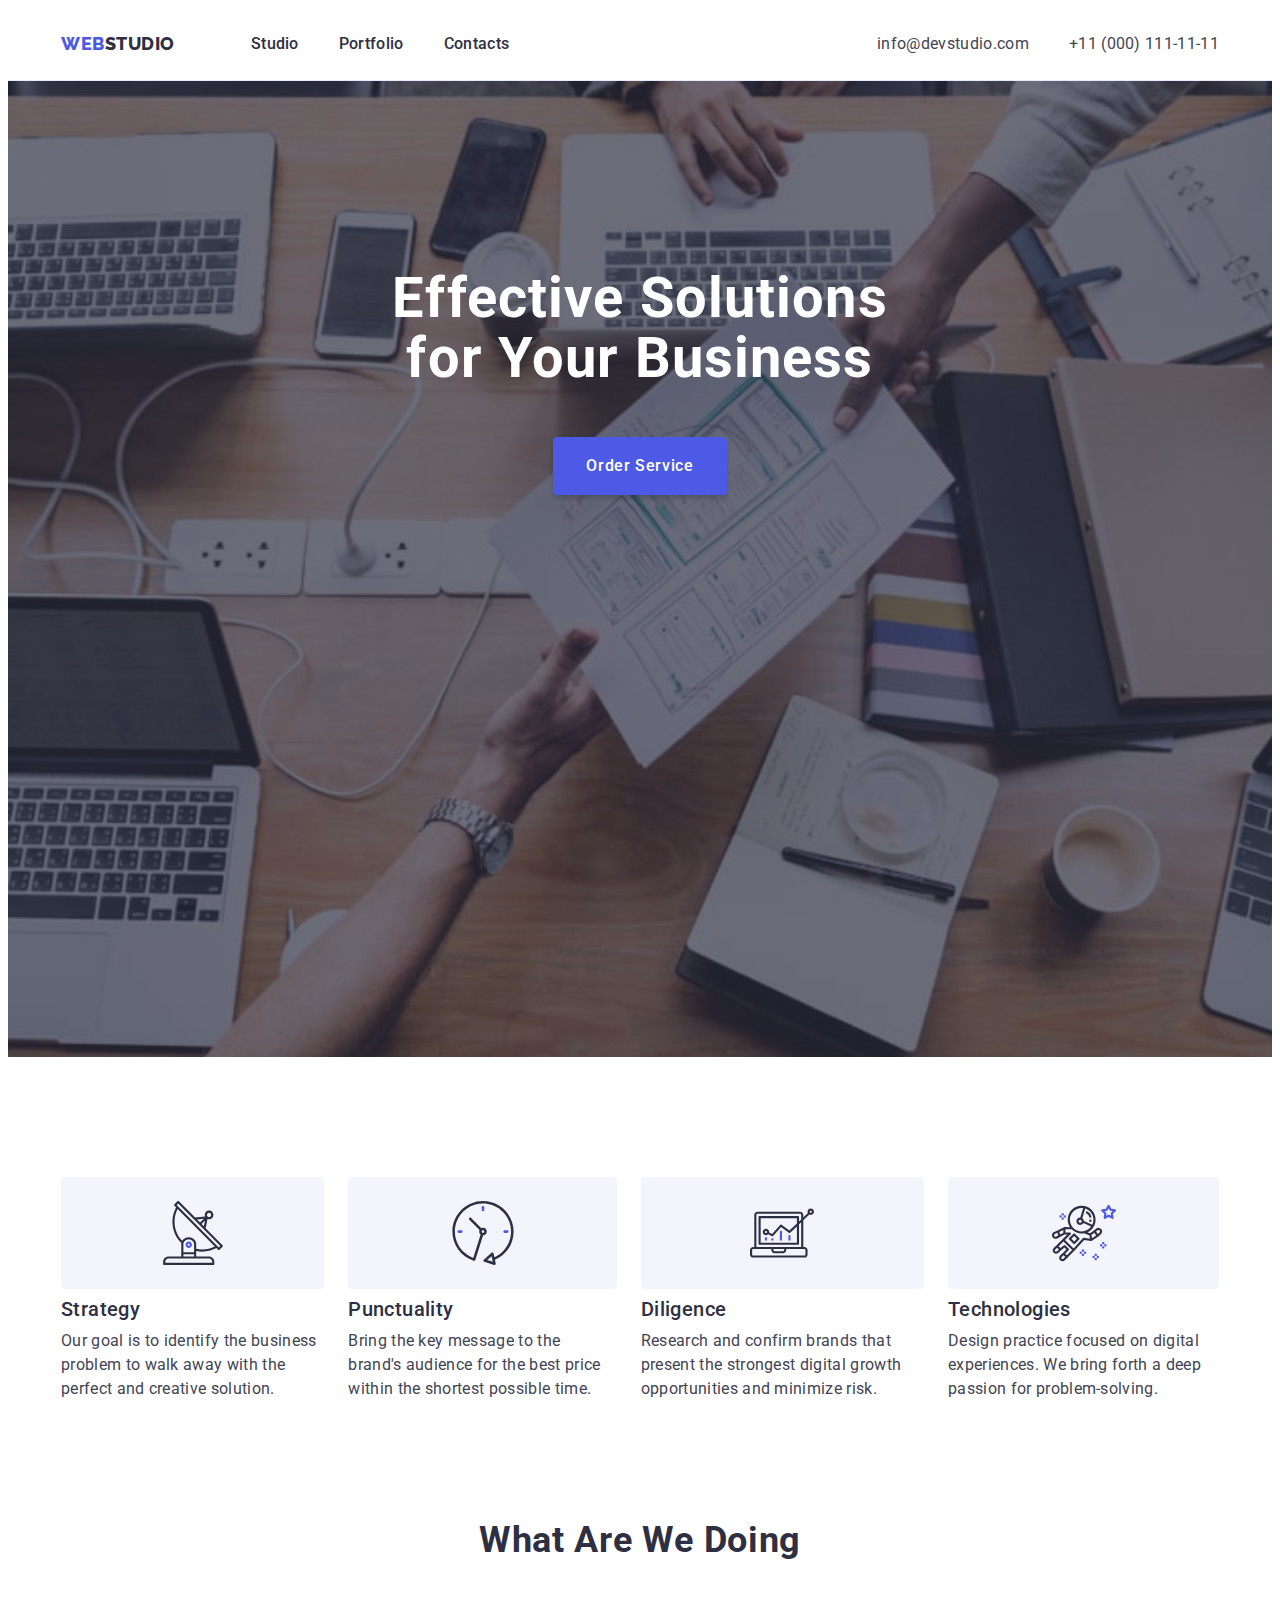
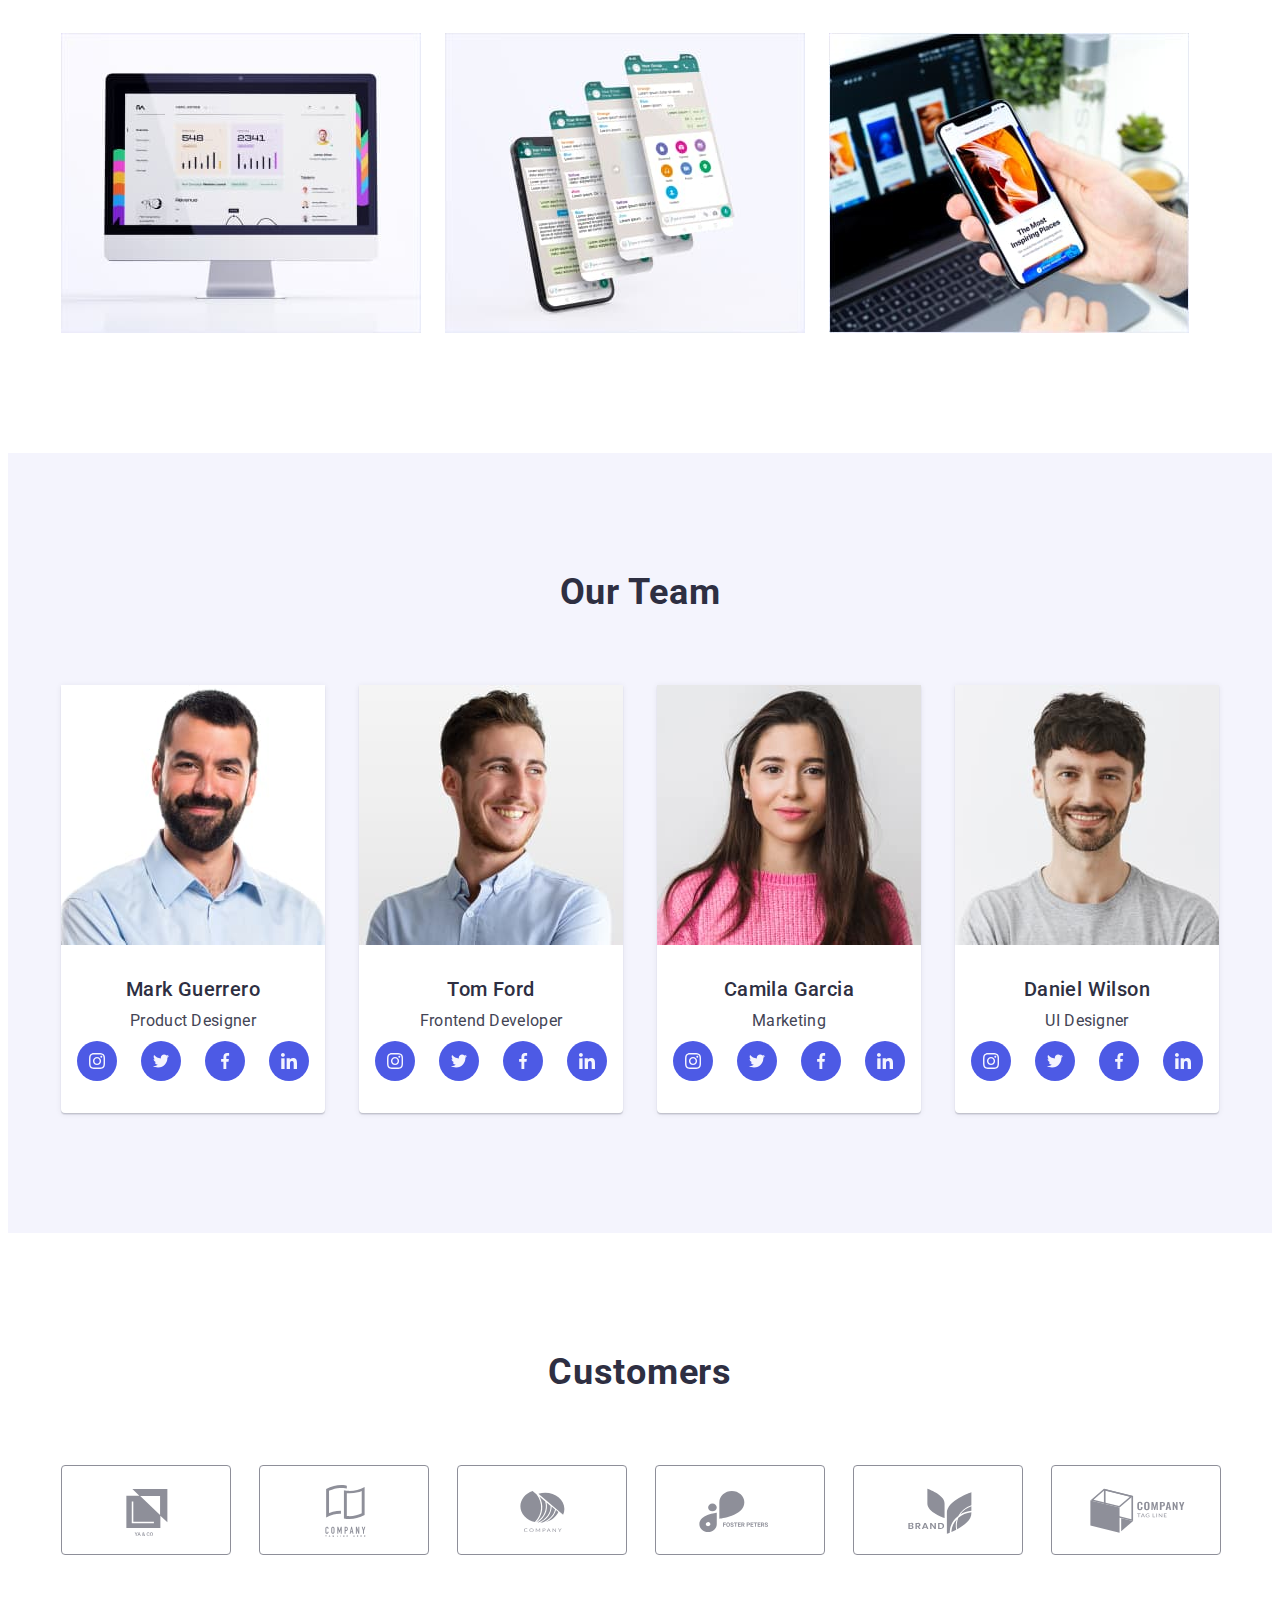
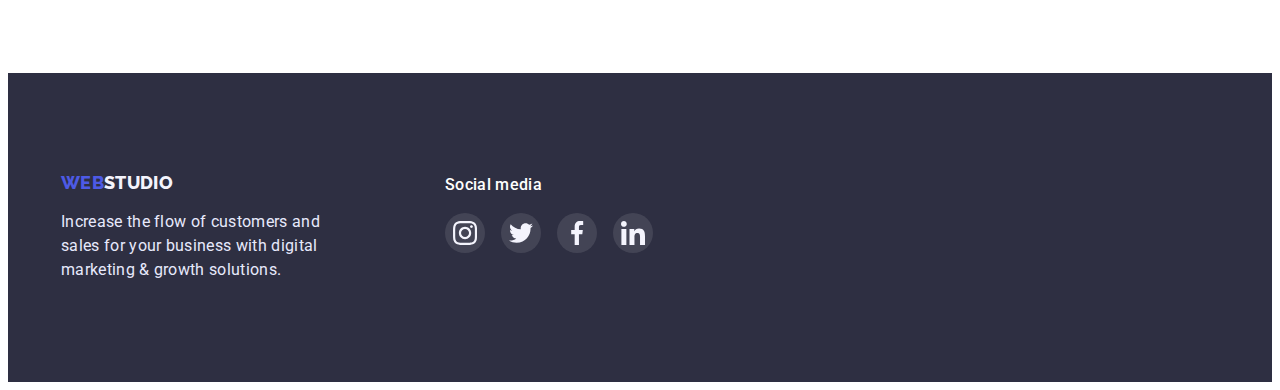
<file: index.html>
<!DOCTYPE html>
<html lang="en">

<head>
    <meta charset="UTF-8">
    <meta http-equiv="X-UA-Compatible" content="IE=edge">
    <meta name="viewport" content="width=device-width, initial-scale=1.0">
    <title>WebStudio</title>
    <link rel="preconnect" href="https://fonts.googleapis.com">
    <link rel="preconnect" href="https://fonts.gstatic.com" crossorigin>
    <link href="https://fonts.googleapis.com/css2?family=Raleway:wght@800&family=Roboto:wght@400;500;700&display=swap"
        rel="stylesheet">
    <link rel="stylesheet" href="https://cdnjs.cloudflare.com/ajax/libs/modern-normalize/1.1.0/modern-normalize.min.css"
        integrity="sha512-wpPYUAdjBVSE4KJnH1VR1HeZfpl1ub8YT/NKx4PuQ5NmX2tKuGu6U/JRp5y+Y8XG2tV+wKQpNHVUX03MfMFn9Q=="
        crossorigin="anonymous" referrerpolicy="no-referrer" />
    <link rel="stylesheet" href="./css/styles.css">
</head>

<body>
    <header class="header">
        <div class="container main-nav">
            <nav class="header-nav">
                <a href="./index.html" class="header-logo">
                    <span class="header-logo-web">Web</span>Studio
                </a>
                <ul class="site-nav list">
                    <li class="item"><a href="index.html" class="link">Studio</a></li>
                    <li class="item"><a href="portfolio.html" class="link">Portfolio</a></li>
                    <li class="item"><a href="" class="link">Contacts</a></li>
                </ul>
            </nav>
            <address class="adress-nav">
                <ul class="auth-nav header-contacts list">
                    <li class="item"><a href="mailto:info@devstudio.com"
                            class="header-contacts link">info@devstudio.com</a></li>
                    <li class="item"><a href="tel:+110001111111" class="header-contacts link">+11 (000) 111-11-11</a>
                    </li>
                </ul>
            </address>
        </div>
    </header>

    <main>
        <!-- hero -->
        <section class="hero">
            <div class="container">
                <h1 class="hero-title">Effective Solutions for Your Business</h1>
                <button type="button" class="hero-button">Order Service</button>
            </div>
        </section>

        <section class="section section-specifics">
            <div class="container">
                <h2 class="visually-hidden">specifics</h2>
                <ul class="section-specifics-list">
                    <li class="specifics-list">
                        <div class="specifics-top">
                            <svg class="specifics-icon">
                                <use href="./images/icons.svg#icon-antenna"></use>
                            </svg>
                        </div>
                        <h3 class="title">Strategy</h3>
                        <p>Our goal is to identify the business
                            problem to walk away with the perfect and creative solution.</p>
                    </li>
                    <li class="specifics-list">
                        <div class="specifics-top">
                            <svg class="specifics-icon">
                                <use href="./images/icons.svg#icon-clock"></use>
                            </svg>
                        </div>
                        <h3 class="title">Punctuality</h3>
                        <p>Bring the key message to the brand's audience for the best price within the shortest possible
                            time.</p>
                    </li>
                    <li class="specifics-list">
                        <div class="specifics-top">
                            <svg class="specifics-icon">
                                <use href="./images/icons.svg#icon-diagram"></use>
                            </svg>
                        </div>
                        <h3 class="title">Diligence</h3>
                        <p>Research and confirm brands that present the strongest digital growth opportunities and
                            minimize
                            risk.</p>
                    </li>
                    <li class="specifics-list">
                        <div class="specifics-top">
                            <svg class="specifics-icon">
                                <use href="./images/icons.svg#icon-astronaut"></use>
                            </svg>
                        </div>
                        <h3 class="title">Technologies</h3>
                        <p>Design practice focused on digital experiences. We bring forth a deep passion for
                            problem-solving.</p>
                    </li>
                </ul>
            </div>

        </section>


        <section class="section no-top-padding section-features">
            <div class="container">
                <h2 class="section-title">What are we doing</h2>
                <ul class="features-list">
                    <li>
                        <img src="./images/rectangle711.jpg" alt="statistical data" width="360" height="300">
                    </li>
                    <li>
                        <img src="./images/rectangle712.jpg" alt="online support" width="360" height="300">
                    </li>
                    <li>
                        <img src="./images/rectangle713.jpg" alt="recommendations" width="360" height="300">
                    </li>

                </ul>
            </div>
        </section>

        <section class="section section-team">
            <div class="container">
                <h2 class="section-title">Our Team</h2>
                <ul class="team-list">
                    <li class="team-card">
                        <img src="./images/mark_guerrero.jpg" alt="Mark Guerrero" width="264" height="260">
                        <div class="team-name">
                            <h3 class="title">Mark Guerrero</h3>
                            <p>Product Designer</p>

                            <ul class="icons-list">
                                <li class="icons-item">
                                    <a href="" class="icons-item-link">
                                        <svg class="icons-social icons-light">
                                            <use href="./images/icons.svg#icon-instagram"></use>
                                        </svg>
                                    </a>
                                </li>
                                <li class="icons-item">
                                    <a href="" class="icons-item-link">
                                        <svg class="icons-social icons-light">
                                            <use href="./images/icons.svg#icon-twitter"></use>
                                        </svg>
                                    </a>
                                </li>
                                <li class="icons-item">
                                    <a href="" class="icons-item-link">
                                        <svg class="icons-social icons-light">
                                            <use href="./images/icons.svg#icon-facebook"></use>
                                        </svg>
                                    </a>
                                </li>
                                <li class="icons-item">
                                    <a href="" class="icons-item-link">
                                        <svg class="icons-social icons-light">
                                            <use href="./images/icons.svg#icon-linkedin"></use>
                                        </svg>
                                    </a>
                                </li>
                            </ul>
                        </div>
                    </li>
                    <li class="team-card">
                        <img src="./images/tom_ford.jpg" alt="Tom Ford" width="264" height="260">
                        <div class="team-name">
                            <h3 class="title">Tom Ford</h3>
                            <p>Frontend Developer</p>
                            <ul class="icons-list">
                                <li class="icons-item">
                                    <a href="" class="icons-item-link">
                                        <svg class="icons-social icons-light">
                                            <use href="./images/icons.svg#icon-instagram"></use>
                                        </svg>
                                    </a>
                                </li>
                                <li class="icons-item">
                                    <a href="" class="icons-item-link">
                                        <svg class="icons-social icons-light">
                                            <use href="./images/icons.svg#icon-twitter"></use>
                                        </svg>
                                    </a>
                                </li>
                                <li class="icons-item">
                                    <a href="" class="icons-item-link">
                                        <svg class="icons-social icons-light">
                                            <use href="./images/icons.svg#icon-facebook"></use>
                                        </svg>
                                    </a>
                                </li>
                                <li class="icons-item">
                                    <a href="" class="icons-item-link">
                                        <svg class="icons-social icons-light">
                                            <use href="./images/icons.svg#icon-linkedin"></use>
                                        </svg>
                                    </a>
                                </li>
                            </ul>
                        </div>
                    </li>
                    <li class="team-card">
                        <img src="./images/camila_garcia.jpg" alt="Camila Garcia" width="264" height="260">
                        <div class="team-name">
                            <h3 class="title">Camila Garcia</h3>
                            <p>Marketing</p>
                            <ul class="icons-list">
                                <li class="icons-item">
                                    <a href="" class="icons-item-link">
                                        <svg class="icons-social icons-light">
                                            <use href="./images/icons.svg#icon-instagram"></use>
                                        </svg>
                                    </a>
                                </li>
                                <li class="icons-item">
                                    <a href="" class="icons-item-link">
                                        <svg class="icons-social icons-light">
                                            <use href="./images/icons.svg#icon-twitter"></use>
                                        </svg>
                                    </a>
                                </li>
                                <li class="icons-item">
                                    <a href="" class="icons-item-link">
                                        <svg class="icons-social icons-light">
                                            <use href="./images/icons.svg#icon-facebook"></use>
                                        </svg>
                                    </a>
                                </li>
                                <li class="icons-item">
                                    <a href="" class="icons-item-link">
                                        <svg class="icons-social icons-light">
                                            <use href="./images/icons.svg#icon-linkedin"></use>
                                        </svg>
                                    </a>
                                </li>
                            </ul>
                        </div>
                    </li>
                    <li class="team-card">
                        <img src="./images/daniel_wilson.jpg" alt="Daniel Wilson" width="264" height="260">
                        <div class="team-name">
                            <h3 class="title">Daniel Wilson</h3>
                            <p>UI Designer</p>
                            <ul class="icons-list">
                                <li class="icons-item">
                                    <a href="" class="icons-item-link">
                                        <svg class="icons-social icons-light">
                                            <use href="./images/icons.svg#icon-instagram"></use>
                                        </svg>
                                    </a>
                                </li>
                                <li class="icons-item">
                                    <a href="" class="icons-item-link">
                                        <svg class="icons-social icons-light">
                                            <use href="./images/icons.svg#icon-twitter"></use>
                                        </svg>
                                    </a>
                                </li>
                                <li class="icons-item">
                                    <a href="" class="icons-item-link">
                                        <svg class="icons-social icons-light">
                                            <use href="./images/icons.svg#icon-facebook"></use>
                                        </svg>
                                    </a>
                                </li>
                                <li class="icons-item">
                                    <a href="" class="icons-item-link">
                                        <svg class="icons-social icons-light">
                                            <use href="./images/icons.svg#icon-linkedin"></use>
                                        </svg>
                                    </a>
                                </li>
                            </ul>
                        </div>
                    </li>
                </ul>
            </div>
        </section>
        <section class="section section-costomers">
            <div class="container">
                <h2 class="section-title">Customers</h2>
                <ul class="costomers-icons-list">
                    <li class="costomers-icons-item">
                        <a href="" class="icons-link">
                            <svg class="costomers-icons">
                                <use href="./images/icons.svg#icon-logo_yaco"></use>
                            </svg>
                        </a>
                    </li>
                    <li class="costomers-icons-item">
                        <a href="" class="icons-link">
                            <svg class="costomers-icons">
                                <use href="./images/icons.svg#icon-logo_taglinehere"></use>
                            </svg>
                        </a>
                    </li>
                    <li class="costomers-icons-item">
                        <a href="" class="icons-link">
                            <svg class="costomers-icons">
                                <use href="./images/icons.svg#icon-logo_company"></use>
                            </svg>
                        </a>
                    </li>
                    <li class="costomers-icons-item">
                        <a href="" class="icons-link">
                            <svg class="costomers-icons">
                                <use href="./images/icons.svg#icon-logo_foster"></use>
                            </svg>
                        </a>
                    </li>
                    <li class="costomers-icons-item">
                        <a href="" class="icons-link">
                            <svg class="costomers-icons">
                                <use href="./images/icons.svg#icon-logo_brand"></use>
                            </svg>
                        </a>
                    </li>
                    <li class="costomers-icons-item">
                        <a href="" class="icons-link">
                            <svg class="costomers-icons">
                                <use href="./images/icons.svg#icon-logo_tagline"></use>
                            </svg>
                        </a>
                    </li>
                </ul>

            </div>

        </section>
    </main>
    <footer class="section-footer">
        <div class="container footer-cont">
            <div class="footer-item">
                <a href="./index.html" class="footer-logo">
                    <span class="footer-logo-web">Web</span>Studio
                </a>
                <p class="footer-text">
                    Increase the flow of customers and sales for your business with digital marketing &amp; growth
                    solutions.
                </p>
            </div>
            <div>
                <p class="footer-social footer-text">Social media</p>
                <ul class="footer-social-list">
                    <li class="icons-item">
                        <a href="" class="icons-item-link icons-item-link-darck">
                            <svg class="icons-social-footer icons-darck">
                                <use href="./images/icons.svg#icon-instagram"></use>
                            </svg>
                        </a>
                    </li>
                    <li class="icons-item">
                        <a href="" class="icons-item-link icons-item-link-darck">
                            <svg class="icons-social-footer icons-darck">
                                <use href="./images/icons.svg#icon-twitter"></use>
                            </svg>
                        </a>
                    </li>
                    <li class="icons-item">
                        <a href="" class="icons-item-link icons-item-link-darck">
                            <svg class="icons-social-footer icons-darck">
                                <use href="./images/icons.svg#icon-facebook"></use>
                            </svg>
                        </a>
                    </li>
                    <li class="icons-item">
                        <a href="" class="icons-item-link icons-item-link-darck">
                            <svg class="icons-social-footer icons-darck">
                                <use href="./images/icons.svg#icon-linkedin"></use>
                            </svg>
                        </a>
                    </li>
                </ul>
            </div>
        </div>
    </footer>
</body>

</html>
</file>
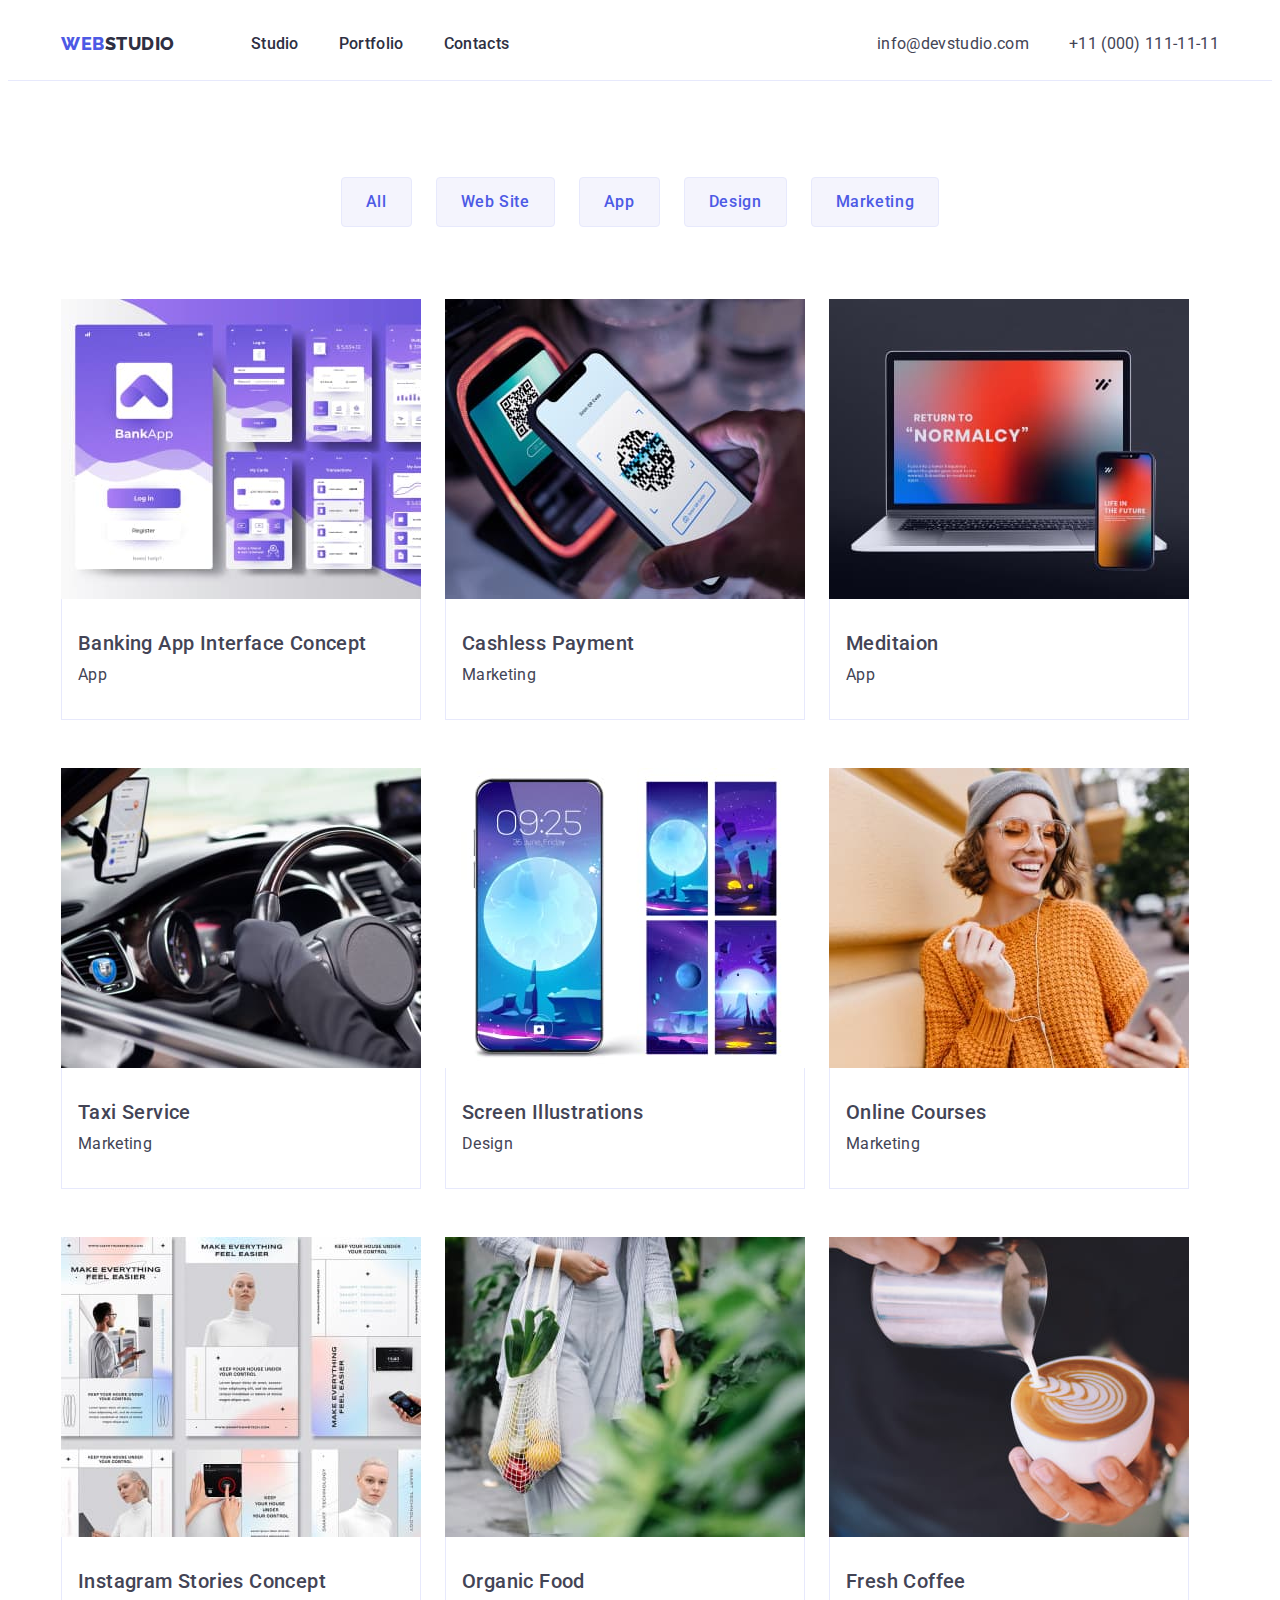
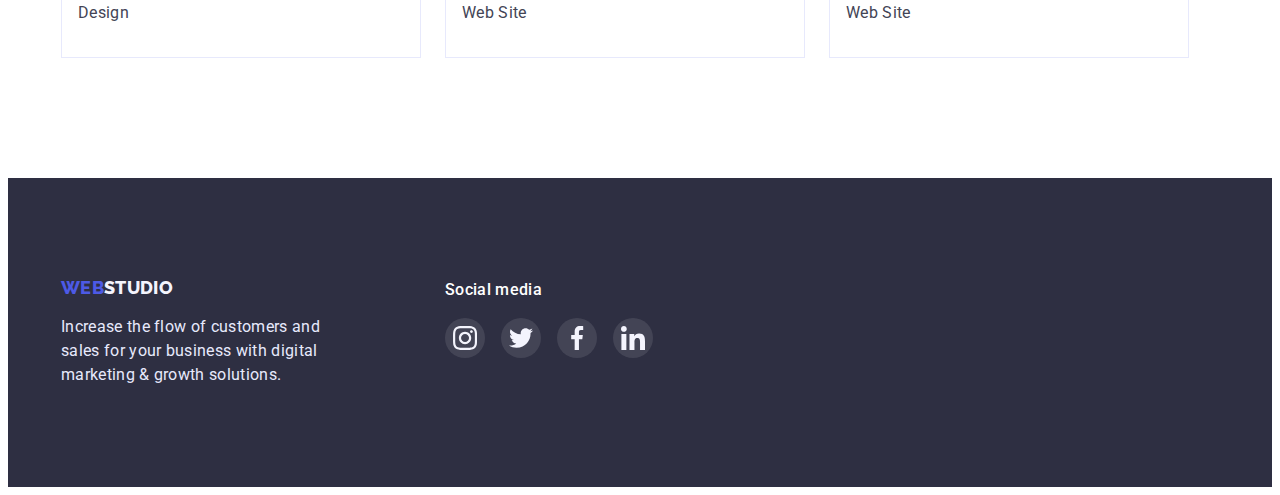
<file: portfolio.html>
<!DOCTYPE html>
<html lang="en">

<head>
    <meta charset="UTF-8">
    <meta http-equiv="X-UA-Compatible" content="IE=edge">
    <meta name="viewport" content="width=device-width, initial-scale=1.0">
    <title>WebStudio</title>
    <link rel="preconnect" href="https://fonts.googleapis.com">
    <link rel="preconnect" href="https://fonts.gstatic.com" crossorigin>
    <link href="https://fonts.googleapis.com/css2?family=Raleway:wght@800&family=Roboto:wght@400;500;700&display=swap"
        rel="stylesheet">
    <link rel="stylesheet" href="https://cdnjs.cloudflare.com/ajax/libs/modern-normalize/1.1.0/modern-normalize.min.css"
        integrity="sha512-wpPYUAdjBVSE4KJnH1VR1HeZfpl1ub8YT/NKx4PuQ5NmX2tKuGu6U/JRp5y+Y8XG2tV+wKQpNHVUX03MfMFn9Q=="
        crossorigin="anonymous" referrerpolicy="no-referrer" />
    <link rel="stylesheet" href="./css/styles.css">
</head>

<body>
    <header class="header">
        <div class="container main-nav">
            <nav class="header-nav">
                <a href="./index.html" class="header-logo">
                    <span class="header-logo-web">Web</span>Studio
                </a>
                <ul class="site-nav list">
                    <li class="item"><a href="index.html" class="link">Studio</a></li>
                    <li class="item"><a href="portfolio.html" class="link">Portfolio</a></li>
                    <li class="item"><a href="" class="link">Contacts</a></li>
                </ul>
            </nav>
            <address class="adress-nav">
                <ul class="auth-nav header-contacts list">
                    <li class="item"><a href="mailto:info@devstudio.com"
                            class="header-contacts link">info@devstudio.com</a></li>
                    <li class="item"><a href="tel:+110001111111" class="header-contacts link">+11 (000) 111-11-11</a>
                    </li>
                </ul>
            </address>
        </div>
    </header>


    <main>
        <section class="section section-portfolio">
            <div class="container">
                <h1 class="visually-hidden">Portfolio</h1>
                <ul class="portfolio-list">
                    <li class="portfolio-item">
                        <button type="button" class="section-portfolio-button">All</button>
                    </li>
                    <li class="portfolio-item">
                        <button type="button" class="section-portfolio-button">Web Site</button>
                    </li>
                    <li class="portfolio-item">
                        <button type="button" class="section-portfolio-button">App</button>
                    </li>
                    <li class="portfolio-item">
                        <button type="button" class="section-portfolio-button">Design</button>
                    </li>
                    <li class="portfolio-item">
                        <button type="button" class="section-portfolio-button">Marketing</button>
                    </li>
                </ul>
                <ul class="portf-link">
                    <li class="portf-item">
                        <a href="" class="section-portfolio-link">
                            <img src="./images/blankapp.jpg" alt="banking Apps" width="360" height="300">
                            <div class="portf-name">
                                <h2 class="portf-title">Banking App Interface Concept</h2>
                                <p class="portf-text">App</p>
                            </div>
                        </a>
                    </li>
                    <li class="portf-item">
                        <a href="" class="section-portfolio-link">
                            <img src="./images/payment.jpg" alt="payment by phone" width="360" height="300">
                            <div class="portf-name">
                                <h2 class="portf-title">Cashless Payment</h2>
                                <p class="portf-text">Marketing</p>
                            </div>
                        </a>
                    </li>
                    <li class="portf-item">
                        <a href="" class="section-portfolio-link">
                            <img src="./images/meditationapp.jpg" alt="laptop and phone" width="360" height="300">
                            <div class="portf-name">
                                <h2 class="portf-title">Meditaion</h2>
                                <p class="portf-text">App</p>
                            </div>
                        </a>
                    </li>
                    <li class="portf-item">
                        <a href="" class="section-portfolio-link">
                            <img src="./images/taxi.jpg" alt="a person driving a car" width="360" height="300">
                            <div class="portf-name">
                                <h2 class="portf-title">Taxi Service</h2>
                                <p class="portf-text">Marketing</p>
                            </div>
                        </a>
                    </li>
                    <li class="portf-item">
                        <a href="" class="section-portfolio-link">
                            <img src="./images/screen.jpg" alt="screenshots on the phone" width="360" height="300">
                            <div class="portf-name">
                                <h2 class="portf-title">Screen Illustrations</h2>
                                <p class="portf-text">Design</p>
                            </div>
                        </a>
                    </li>
                    <li class="portf-item">
                        <a href="" class="section-portfolio-link">
                            <img src="./images/courses.jpg" alt="woman whith headphones" width="360" height="300">
                            <div class="portf-name">
                                <h2 class="portf-title">Online Courses</h2>
                                <p class="portf-text">Marketing</p>
                            </div>
                        </a>
                    </li>
                    <li class="portf-item">
                        <a href="" class="section-portfolio-link">
                            <img src="./images/instagram.jpg" alt="beautiful pages from Instagram" width="360"
                                height="300">
                            <div class="portf-name">
                                <h2 class="portf-title">Instagram Stories Concept</h2>
                                <p class="portf-text">Design</p>
                            </div>
                        </a>
                    </li>
                    <li class="portf-item">
                        <a href="" class="section-portfolio-link">
                            <img src="./images/food.jpg" alt="a man whith a bag of vegetables" width="360" height="300">
                            <div class="portf-name">
                                <h2 class="portf-title">Organic Food</h2>
                                <p class="portf-text">Web Site</p>
                            </div>
                        </a>
                    </li>
                    <li class="portf-item">
                        <a href="" class="section-portfolio-link">
                            <img src="./images/coffee.jpg" alt="making coffee" width="360" height="300">
                            <div class="portf-name">
                                <h2 class="portf-title">Fresh Coffee</h2>
                                <p class="portf-text">Web Site</p>
                            </div>
                        </a>
                    </li>

                </ul>
            </div>
        </section>

    </main>

    <footer class="section-footer">
        <div class="container footer-cont">
            <div class="footer-item">
                <a href="./index.html" class="footer-logo">
                    <span class="footer-logo-web">Web</span>Studio
                </a>
                <p class="footer-text">
                    Increase the flow of customers and sales for your business with digital marketing &amp; growth
                    solutions.
                </p>
            </div>
            <div>
                <p class="footer-social footer-text">Social media</p>
                <ul class="footer-social-list">
                    <li class="icons-item">
                        <a href="" class="icons-item-link icons-item-link-darck">
                            <svg class="icons-social-footer icons-darck">
                                <use href="./images/icons.svg#icon-instagram"></use>
                            </svg>
                        </a>
                    </li>
                    <li class="icons-item">
                        <a href="" class="icons-item-link icons-item-link-darck">
                            <svg class="icons-social-footer icons-darck">
                                <use href="./images/icons.svg#icon-twitter"></use>
                            </svg>
                        </a>
                    </li>
                    <li class="icons-item">
                        <a href="" class="icons-item-link icons-item-link-darck">
                            <svg class="icons-social-footer icons-darck">
                                <use href="./images/icons.svg#icon-facebook"></use>
                            </svg>
                        </a>
                    </li>
                    <li class="icons-item">
                        <a href="" class="icons-item-link icons-item-link-darck">
                            <svg class="icons-social-footer icons-darck">
                                <use href="./images/icons.svg#icon-linkedin"></use>
                            </svg>
                        </a>
                    </li>
                </ul>
            </div>
        </div>
    </footer>
</body>

</html>
</file>
<file: css/styles.css>
:root{
    --brand-color: #4D5AE5; /* Iris */
    --title-text-color:#2E2F42; /* Navy blue */
    --pressed-state-color:#404BBF; /* OCEAN */
    --text-color:#434455; /*SLATE*/
    --white-color: #FFFFFF;
    --light-backgrounds-color:#F4F4FD; /* CLOUD*/
    --accent-color: #E7E9FC; /* cornflower */
    --helper-text-color: #8E8F99; /*LIGHT SLATE*/
    --success-color:#31D0AA; /*GREEN*/
    --color-background-primary: #FFFFFF;
}

h1,
h2,
h3,
h4,
h5,
h6,
p {
    margin: 0;
}

img {
    display: block;
    max-width: 100%;
    height: auto;
}

address {
    font-style: normal;
}

button {
    display: block;
    cursor: pointer;
    border-radius: 4px;
    font-weight: 500;
    font-size: 16px;
    line-height: 1.5;
    letter-spacing: 0.04em;
    font-family: 'Roboto';
    border: 1px solid transparent;
}

ul {
    list-style: none;
    margin: 0;
    padding: 0;
}

a {
    text-decoration: none;
    
}

.container {
    width: 100%;
    max-width: 1158px;
    padding: 0 15px;
    margin: 0 auto;
}

.section {
    padding-top: 120px;
    padding-bottom: 120px;
}
.section.no-top-padding{
    padding-top: 0;

}


.visually-hidden {
    position: absolute;
    width: 1px;
    height: 1px;
    margin: -1px;
    border: 0;
    padding: 0;
    white-space: nowrap;
    clip-path: inset(100%);
    clip: rect(0 0 0 0);
    overflow: hidden;
}
body{
    font-family: Roboto, sans-serif;
    font-size: 16px;
    letter-spacing: 0.02em;
    color: var(--text-color);
    background-color: var(--color-background-primary);
}
.header{
    border-bottom: 1px solid var(--accent-color);
}
.main-nav{
    display: flex;
    align-items: center;

}
.header-nav{
    display: flex;
    align-items: center;
}
.header-logo{
    display: block;
    margin-right: 76px;
    color: var(--title-text-color);
    font-family: 'Raleway';
    font-size: 18px;
    font-weight: 800;
    letter-spacing: 0.03em;
    line-height: 1.33;
    text-transform: uppercase;
}
span.header-logo-web{
    color: var(--brand-color);

}
.site-nav{
    display: flex;
}
.site-nav .item:not(:last-child){
    margin-right: 40px;
}

.site-nav .link{
    display: block;
    padding-top: 24px;
    padding-bottom: 24px;

    color: var(--title-text-color);
    font-size: 16px;
    font-weight: 500;
    line-height: 1.5;
}
.site-nav .link:hover,
.site-nav .link:focus{
    color: var(--pressed-state-color);
}

.link:hover,
.link:focus{
    color: var(--brand-color);
    
}
.adress-nav{
    margin-left: auto;
}
.auth-nav{
    display: flex;
}
.auth-nav .item:not(:last-child){
    margin-right: 40px;
}
.auth-nav .link{
    display: block;
    padding-top: 24px;
    padding-bottom: 24px;
}

.header-contacts {
    color: var(--text-color);
    font-size: 16px;
    line-height: 1.5;
}
.header-contacts .link:hover,
.header-contacts .link:focus{
    color: var(--pressed-state-color);
}
.button:focus,
.button:hover{
    color: var(--pressed-state-color);
}
.hero{
    margin-right: auto;
    margin-left: auto;
    background-image: linear-gradient( rgba(46, 47, 66, 0.7), rgba(46, 47, 66, 0.7)), url(../images/people-office.jpg);
    background-color: var(--title-text-color);
    background-position: center;
    background-repeat: no-repeat;
    background-size: cover;
    padding-top: 188px;
    padding-bottom: 188px;
    text-align: center;
    max-width: 1440px;
    height: 600px;
}
.hero-title{
    display: block;
    margin-left: auto;
    margin-right: auto;
    width: 496px;
    
    color: var(--white-color);
    font-weight: 700;
    font-size: 56px;
    line-height: 1.07;
    letter-spacing: 0.02em;
    margin-bottom: 48px;

}
.hero-button{
    display: inline-block;
    color: var(--white-color);
    background-color:var(--brand-color);
    box-shadow: 0px 4px 4px rgba(0, 0, 0, 0.15);
    padding: 16px 32px;
}
.hero-button:hover,
.hero-button:focus{
    background-color: var(--pressed-state-color);
}
.title{
    margin-bottom: 8px;
}
.portfolio-list{
    display: flex;
    justify-content:center;
    margin-bottom: 72px;
}
.portfolio-list .portfolio-item:not(:last-child){
    margin-right: 24px;
}
.section.section-portfolio{
    padding-top: 96px;
}
.section-portfolio-button{
    padding: 12px 24px;
    color: var(--brand-color);
    background-color: var(--light-backgrounds-color);
    font-family: 'Roboto';
    font-weight: 500;
    font-size: 16px;
    line-height: 1.5;
    letter-spacing: 0.04em;
    border-color:  var(--accent-color);
    border-radius: 4px;
    text-align: center;

}
.section-portfolio-button:hover,
.section-portfolio-button:focus{
    color: var(--white-color);
    background-color: var(--pressed-state-color);
    box-shadow: 0px 3px 1px rgba(0, 0, 0, 0.1), 0px 2px 1px rgba(0, 0, 0, 0.08), 0px 2px 2px rgba(0, 0, 0, 0.12);
    border: 1px solid transparent;
}
.portf-link{
    display: flex;
    flex-wrap:wrap;
    column-gap: 24px;
    row-gap: 48px;
    
}
.section-portfolio-link:is(:hover, :focus){

    box-shadow: 0px 1px 6px rgba(46, 47, 66, 0.08), 0px 1px 1px rgba(46, 47, 66, 0.16), 0px 2px 1px rgba(46, 47, 66, 0.08);
} 

.section-portfolio-link{
    display: block;
    color: var(--text-color);

}

.portf-name{
    
    padding-top: 32px;
    padding-bottom: 32px;
    padding-left: 16px;
    border: 1px solid var(--accent-color);
    border-top: none;

}


.portf-title{
    margin-bottom: 8px;
    font-weight: 500;
    font-size: 20px;
    line-height: 1.2;
    letter-spacing: 0.02em; 
    text-transform: capitalize;
}
.portf-text{
    font-size: 16px;
    line-height: 1.5;
    letter-spacing: 0.02em;
}
.section-specifics-list{
    display: flex;
}
.section-specifics-list .specifics-list:not(:last-child){
    margin-right: 24px;
}
.specifics-top{
    display: flex;
    align-items: center;
    justify-content: center;
    background-color: var(--light-backgrounds-color);
    margin-bottom: 8px;
    border-radius: 4px;
    height: 112px;
}
.specifics-icon{   
    width: 64px;
    height: 64px;
    
}
.features-list{
    display: flex;    
}
.features-list li:not(:last-child) {
    margin-right: 24px;
}
.section-specifics-list h3{
    color:var(--title-text-color);
    font-weight: 500;
    font-size: 20px;
    line-height: 1.2;
    letter-spacing: 0.02em;
}
.section-specifics-list p{
    font-size: 16px;
    line-height: 1.5;
    letter-spacing: 0.02em;
}
.section-title{ 
    color: var(--title-text-color);
    font-weight: 700;
    font-size: 36px;
    line-height: 1.11;
    letter-spacing: 0.02em;
    text-transform: capitalize;
    margin-bottom: 72px;
    text-align: center;
}
.section-team{
    background-color: var(--light-backgrounds-color);
    padding-bottom: 120px;
}
.team-list{
    display: flex;
    justify-content: space-between;
}
.team-list .card:not(:last-child){
    margin-right: 24px;
}
.team-card{
    text-align: center;
    background-color: var(--white-color);
    box-shadow: 0px 1px 6px rgba(46, 47, 66, 0.08), 0px 1px 1px rgba(46, 47, 66, 0.16), 0px 2px 1px rgba(46, 47, 66, 0.08);
    border-radius: 0px 0px 4px 4px;
}




.team-name{
    padding-top: 32px;
    padding-bottom: 32px;
}
.section-team h3{
    color: var(--title-text-color);
    font-weight: 500;
    font-size: 20px;
    line-height: 1.2;
    letter-spacing: 0.02em;
}
.section-team p{
    color: var(--text-color);
    margin-bottom: 8px;
    font-size: 16px;
    line-height: 1.5;
    letter-spacing: 0.02em;
    
}
.icons-list{
    display: flex;
    justify-content: center;
    gap: 24px;

}
.icons-item{
    width: 40px;
    height: 40px;
}

.icons-item-link{
    display: flex;
    align-items: center;
    justify-content: center;
    width: 100%;
    height: 100%;
    border-radius: 50%;
    background-color: var(--brand-color);
    color: var(--light-backgrounds-color);
}


.icons-item .icons-item-link:is(:hover, :focus){
    background-color: var(--pressed-state-color);
}
.icons-social{
    width: 16px;
    height: 16px;
}
.icons-social.icons-light{
    fill: var(--light-backgrounds-color) ;
}
.costomers-icons-list{
    display: flex;
    justify-content: space-between;
}
.costomers-icons-item{ 
    width: 168px;
    height: 88px;
}
.icons-link{
    display: flex;
    align-items: center;
    justify-content: center;
    width: 100%;
    height: 100%;
    color: var(--helper-text-color);
    border: 1px solid currentColor;
    border-radius: 4px;

}
.costomers-icons{
    width: 104px;
    height: 56px;
    fill: currentColor;
}
.icons-link:is(:hover, :focus){
    color: var(--pressed-state-color);
}
.costomers-icons-item:is(:hover, :focus) {
    border-color: var(--pressed-state-color);
}


.section-footer{
    padding-top: 100px;
    padding-bottom: 100px;
    background-color: var(--title-text-color);
}
.footer-cont{
    display: flex;
    justify-content: flex-start;
}
.footer-item{
    margin-right: 120px;
}
.footer-logo {
    margin-bottom: 16px;
    display: block;
    font-family: 'Raleway';
    color: var(--light-backgrounds-color);
    font-weight: 800;
    font-size: 18px;
    line-height: 1.16;
    text-transform: uppercase;
}
.footer-logo-web{
    color: var(--brand-color);
}
.footer-text{
    max-width: 264px;
    color: var(--accent-color);
    font-size: 16px;
    line-height: 1.5;
    letter-spacing: 0.02em;
}
.footer-social.footer-text{
    margin-bottom: 16px;
    font-weight: 500;
    color: var(--white-color);  
}
.footer-social-list{
        display: flex;
        justify-content: flex-start;
        gap: 16px;
}
.icons-social-footer{
    width: 24px;
    height: 24px;
}
.icons-item-link.icons-item-link-darck{
    background-color: rgba(255, 255, 255, 0.1);
}
.icons-social-footer.icons-darck{
    fill: var(--light-backgrounds-color);
}
.icons-item-link.icons-item-link-darck:is(:hover, :focus) {
    background-color: var(--success-color);
}
</file>
